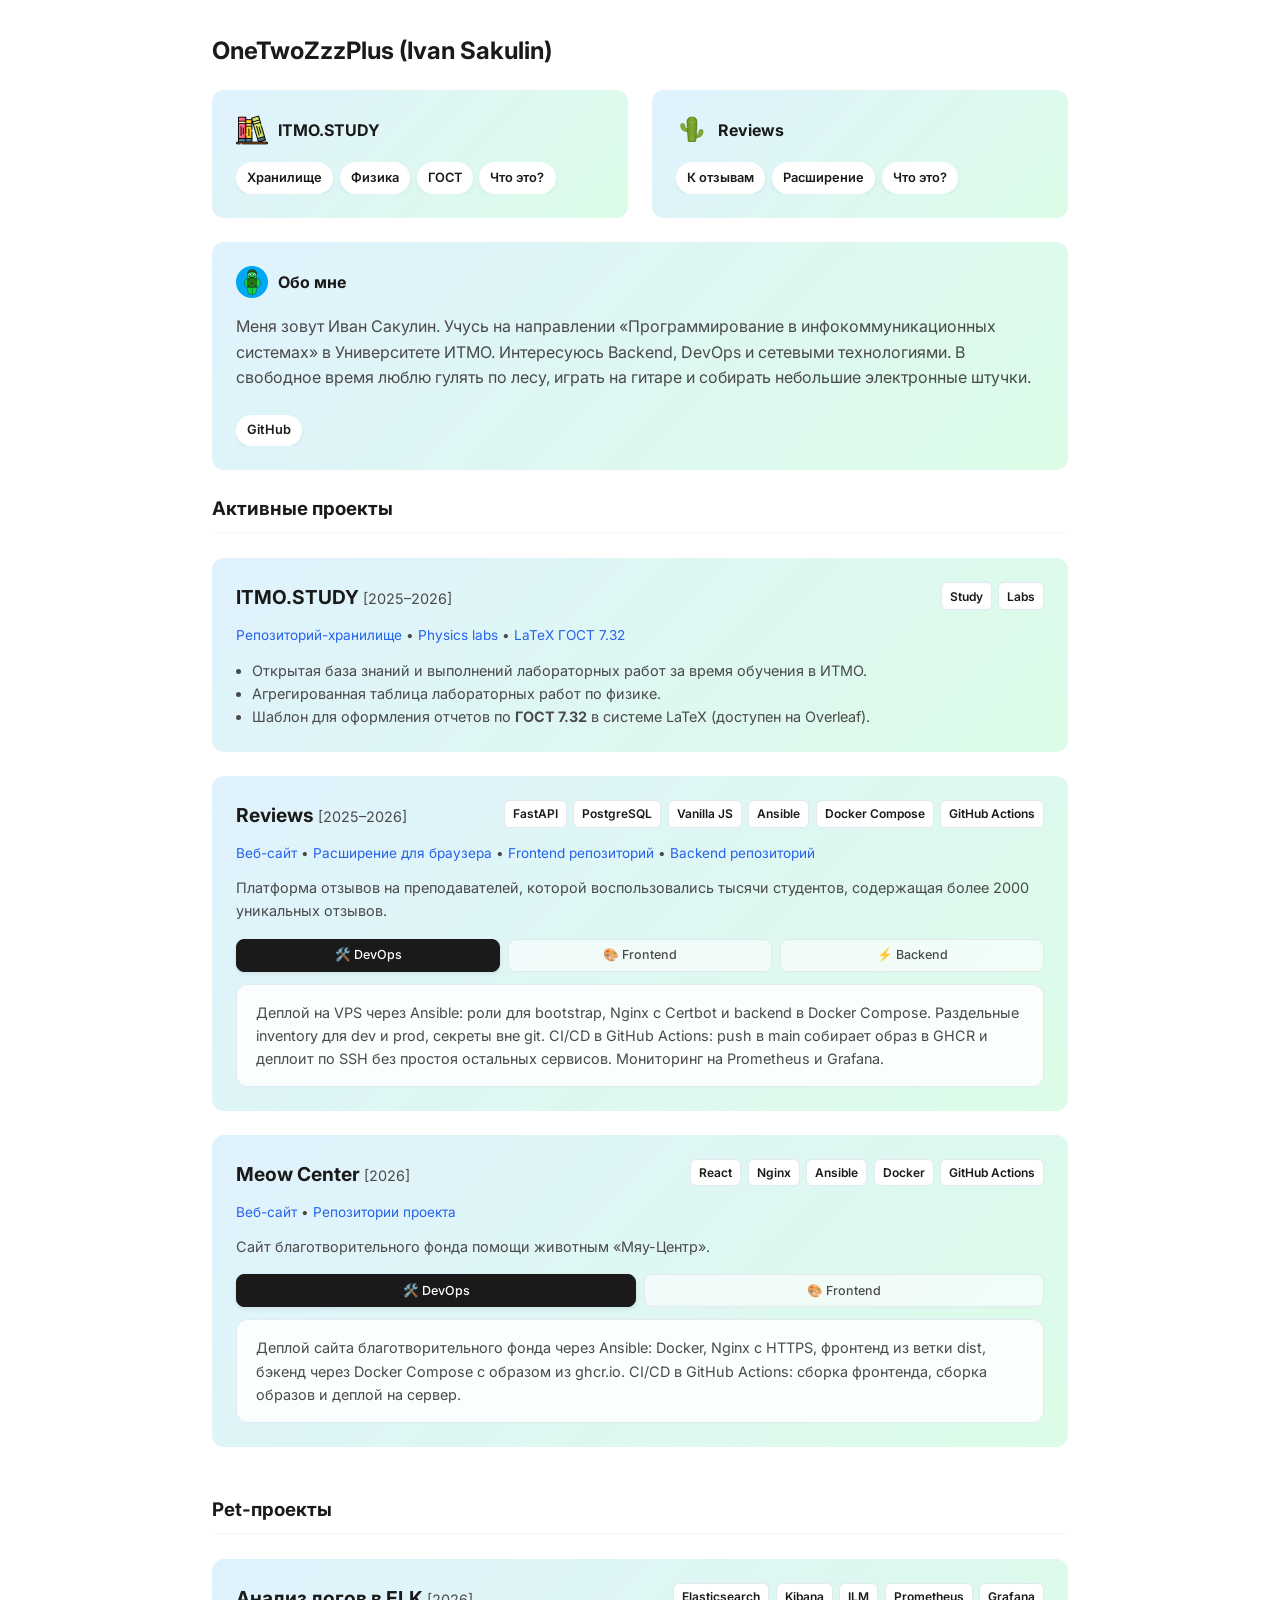
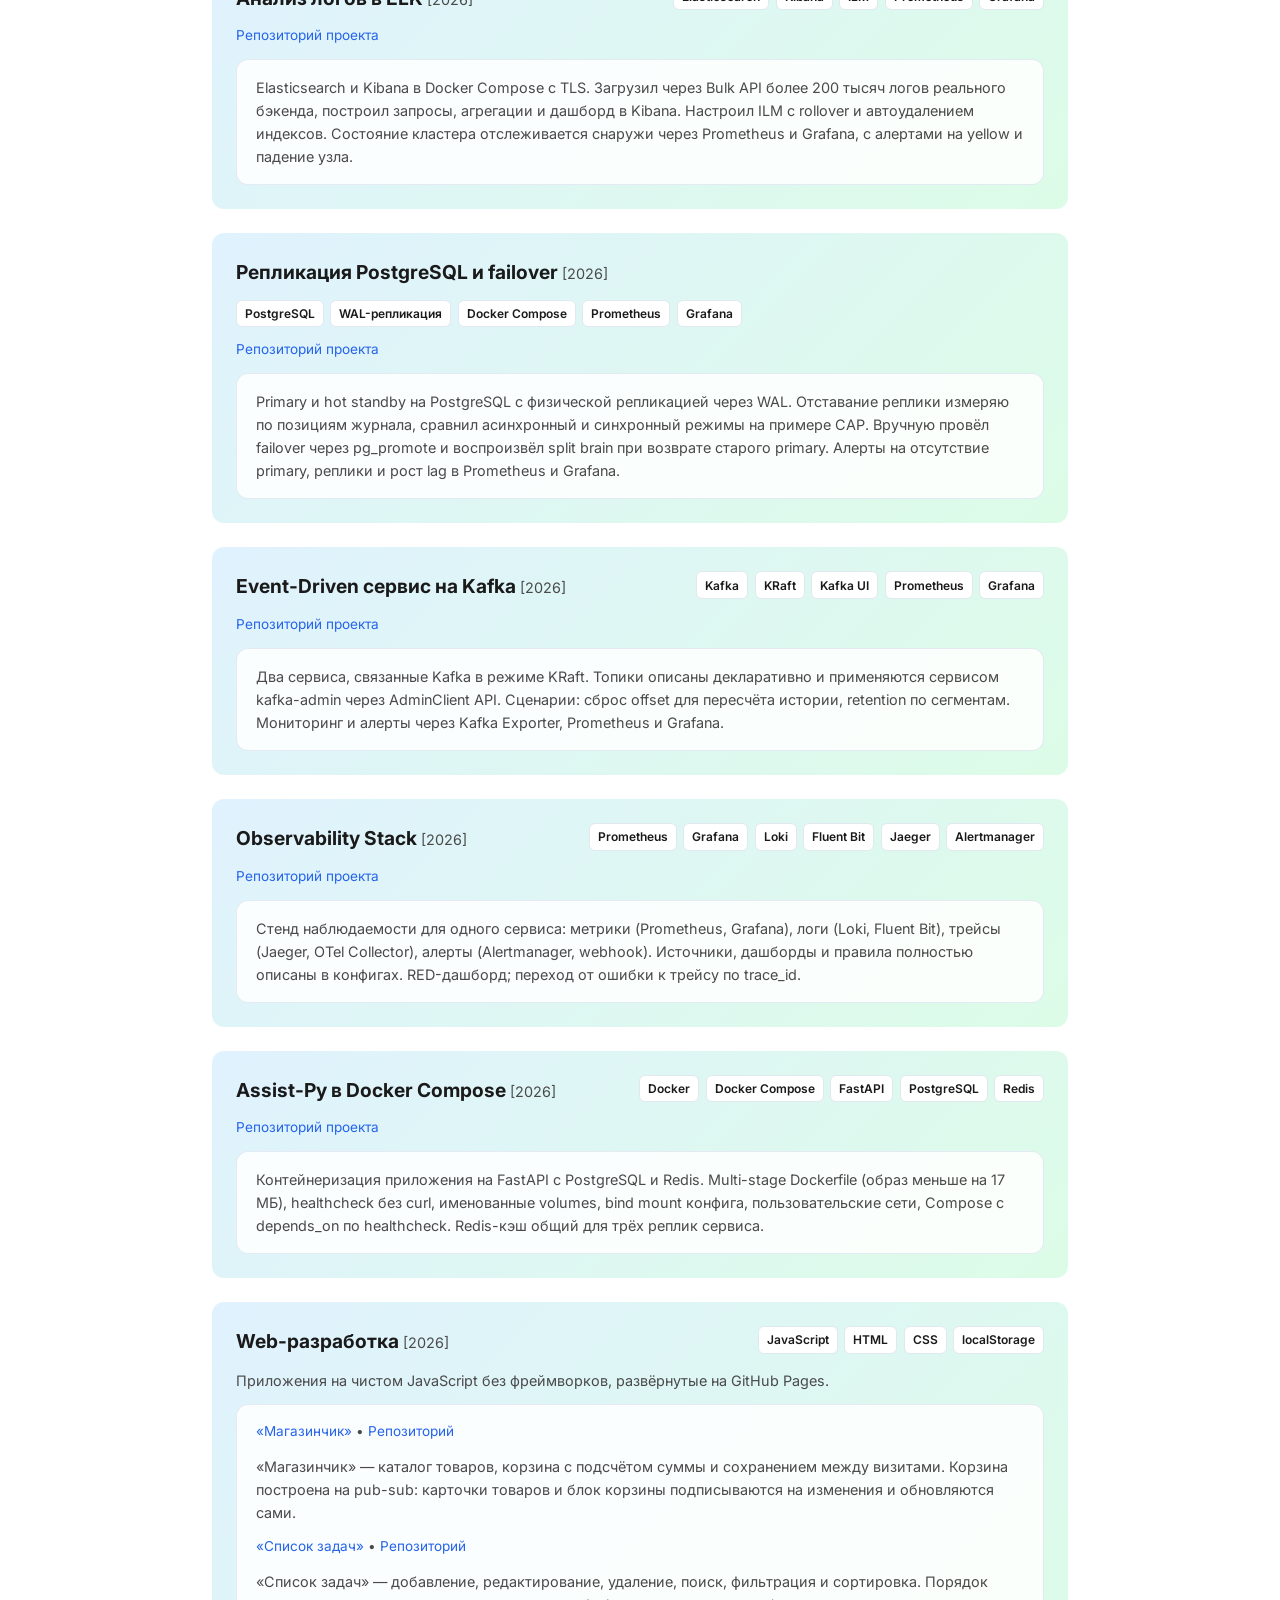
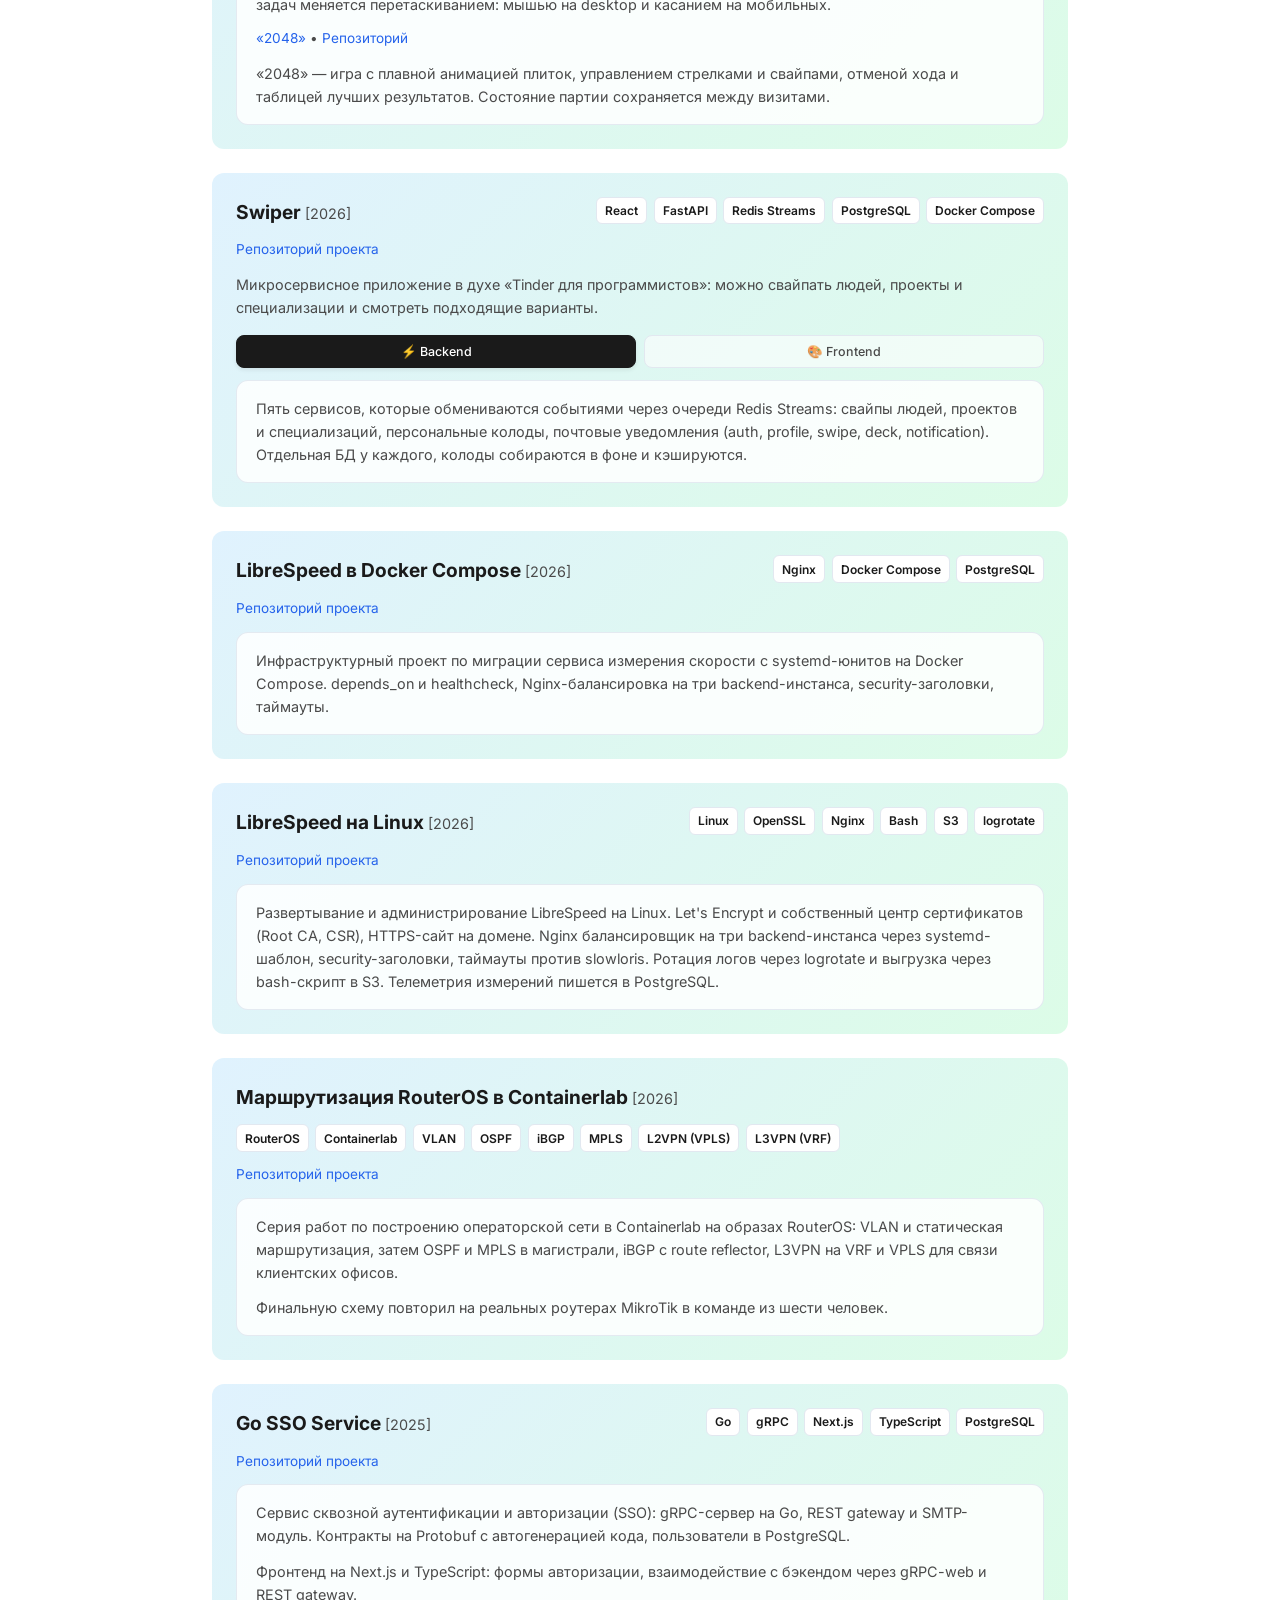
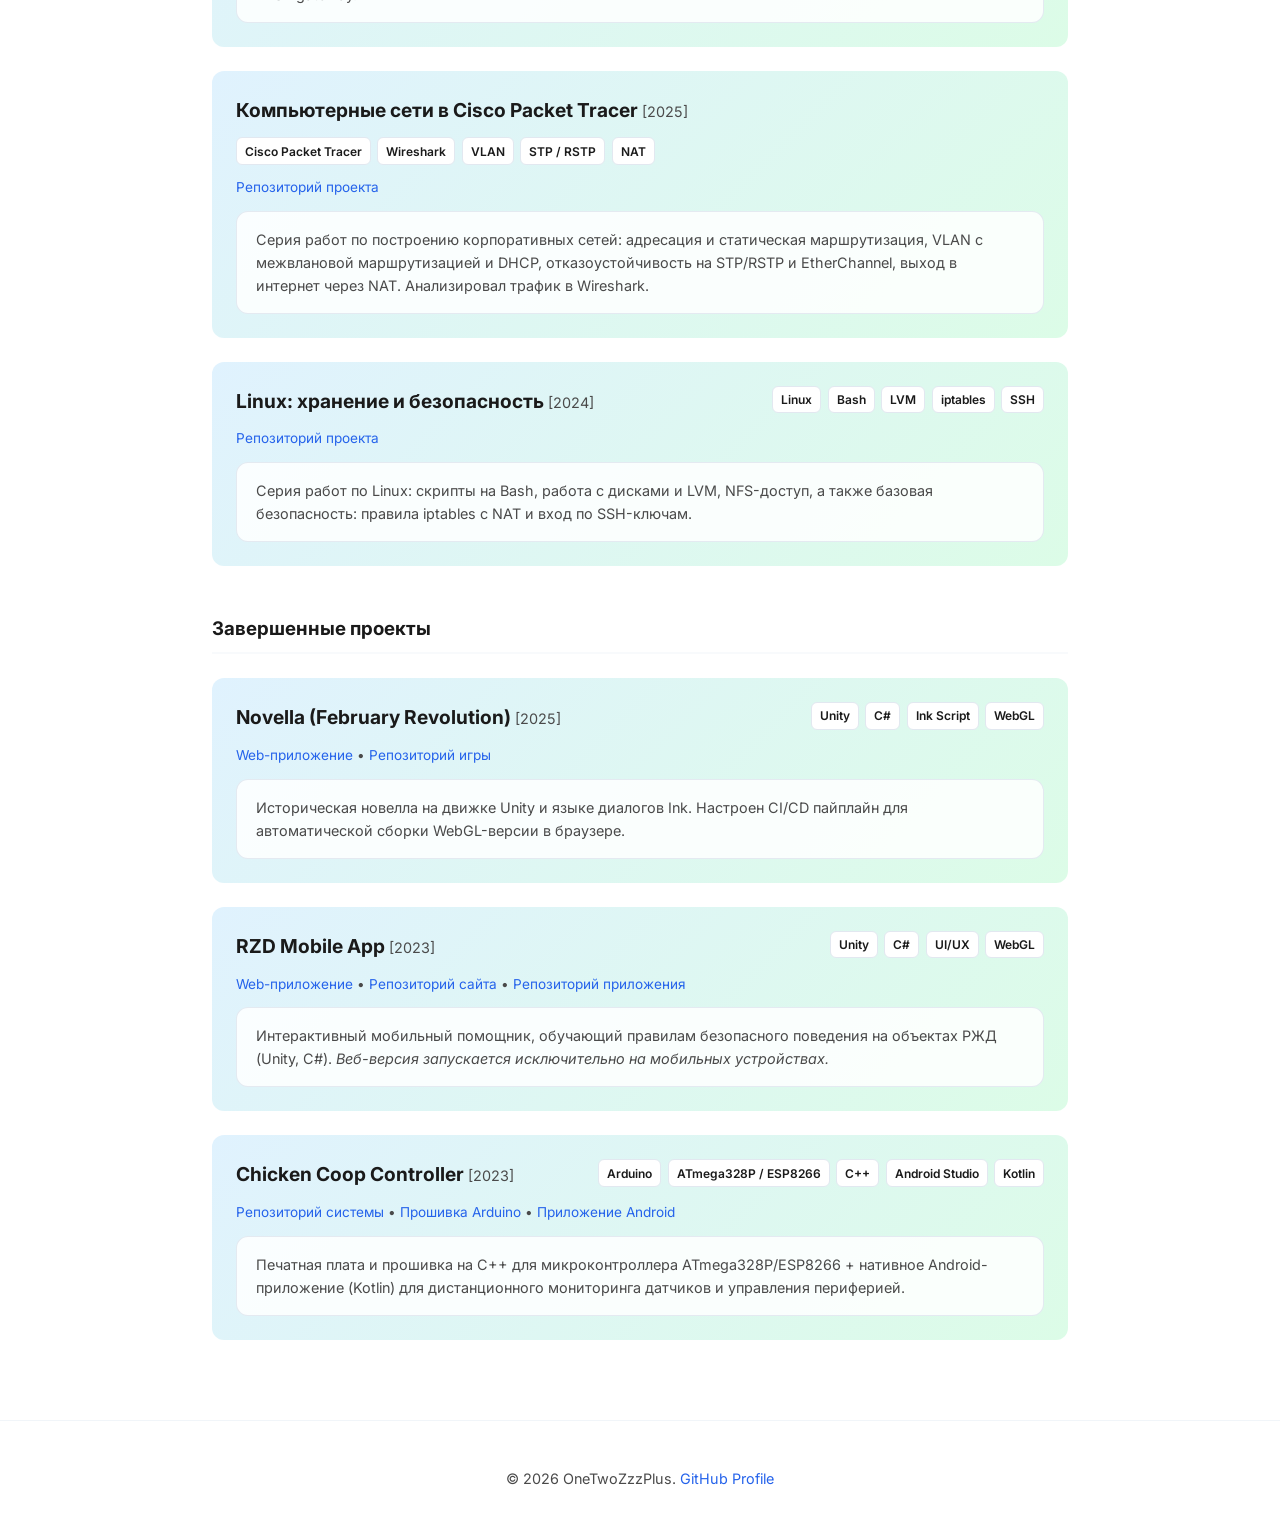
<file: index.html>
<!doctype html>
<html lang="ru">
    <head>
        <meta charset="UTF-8" />
        <meta name="viewport" content="width=device-width, initial-scale=1.0" />
        <meta name="yandex-verification" content="c7a7810ddaa7d1f5" />
        <title>OneTwoZzzPlus</title>
        <link rel="preconnect" href="https://fonts.googleapis.com" />
        <link rel="preconnect" href="https://fonts.gstatic.com" crossorigin />
        <link
            href="https://fonts.googleapis.com/css2?family=Inter:wght@300;400;600;700&display=swap"
            rel="stylesheet"
        />
        <link rel="stylesheet" href="style.css" />
        <link rel="icon" href="assets/favicon.ico" type="image/x-icon" />
    </head>
    <body>
        <a href="en.html" class="lang-switch" style="display: none">EN</a>

        <div class="container">
            <header>
                <h2>OneTwoZzzPlus (Ivan Sakulin)</h2>
            </header>

            <section id="bento-nav" class="bento-grid">
                <div
                    class="bento-tile"
                    data-url="https://github.com/OneTwoZzzPlus/ITMO.STUDY/#материалы-и-лабораторные-работы-икс-итмо"
                >
                    <div class="tile-icon">
                        <img
                            src="assets/bookshelf.ico"
                            alt=""
                            width="32px"
                            height="32px"
                        />
                        <h3>ITMO.STUDY</h3>
                    </div>
                    <div class="tile-btns">
                        <a
                            class="bento-btn"
                            href="https://github.com/OneTwoZzzPlus/ITMO.STUDY/#материалы-и-лабораторные-работы-икс-итмо"
                            >Хранилище</a
                        >
                        <a
                            class="bento-btn"
                            href="https://github.com/OneTwoZzzPlus/ITMO.STUDY/blob/main/physics.md"
                            >Физика</a
                        >
                        <a
                            class="bento-btn"
                            href="https://www.overleaf.com/read/hxxkqnktktfn#64f27e"
                            >ГОСТ</a
                        >
                        <a class="bento-btn" data-target="#proj-itmo"
                            >Что это?</a
                        >
                    </div>
                </div>

                <div
                    class="bento-tile"
                    data-url="https://onetwozzzplus.github.io/reviews/"
                >
                    <div class="tile-icon">
                        <img
                            src="assets/reviews.ico"
                            alt=""
                            width="32px"
                            height="32px"
                        />
                        <h3>Reviews</h3>
                    </div>
                    <div class="tile-btns">
                        <a
                            class="bento-btn"
                            href="https://onetwozzzplus.github.io/reviews/"
                            >К отзывам</a
                        >
                        <a
                            class="bento-btn"
                            href="https://github.com/OneTwoZzzPlus/reviews/releases"
                            >Расширение</a
                        >
                        <a class="bento-btn" data-target="#proj-reviews"
                            >Что это?</a
                        >
                    </div>
                </div>

                <div class="bento-tile">
                    <div class="tile-icon">
                        <img
                            src="assets/favicon.ico"
                            alt=""
                            width="32px"
                            height="32px"
                        />
                        <h3>Обо мне</h3>
                    </div>
                    <p>
                        Меня зовут Иван Сакулин. Учусь на направлении
                        «Программирование в инфокоммуникационных системах» в
                        Университете ИТМО. Интересуюсь Backend, DevOps и
                        сетевыми технологиями. В свободное время люблю гулять по
                        лесу, играть на гитаре и собирать небольшие электронные
                        штучки.
                    </p>
                    <div class="tile-btns">
                        <a
                            class="bento-btn"
                            href="https://github.com/OneTwoZzzPlus/"
                            >GitHub</a
                        >
                    </div>
                </div>
            </section>

            <section id="projects">
                <!-- ============ АКТИВНЫЕ ПРОЕКТЫ ============ -->
                <div class="project-category">
                    <h3>Активные проекты</h3>

                    <article class="project-card" id="proj-itmo">
                        <div class="project-header">
                            <h4>
                                ITMO.STUDY
                                <span class="project-date">[2025–2026]</span>
                            </h4>
                            <div class="project-tags">
                                <span class="tag">Study</span>
                                <span class="tag">Labs</span>
                            </div>
                        </div>
                        <div class="project-links">
                            <a
                                href="https://github.com/OneTwoZzzPlus/ITMO.STUDY/"
                                >Репозиторий-хранилище</a
                            >
                            •
                            <a
                                href="https://github.com/OneTwoZzzPlus/ITMO.STUDY/blob/main/physics.md"
                                >Physics labs</a
                            >
                            •
                            <a
                                href="https://www.overleaf.com/read/hxxkqnktktfn#64f27e"
                                >LaTeX ГОСТ 7.32</a
                            >
                        </div>
                        <ul class="tab-text">
                            <li>
                                Открытая база знаний и выполнений лабораторных
                                работ за время обучения в ИТМО.
                            </li>
                            <li>
                                Агрегированная таблица лабораторных работ по
                                физике.
                            </li>
                            <li>
                                Шаблон для оформления отчетов по
                                <strong>ГОСТ 7.32</strong> в системе LaTeX
                                (доступен на Overleaf).
                            </li>
                        </ul>
                    </article>

                    <article class="project-card" id="proj-reviews">
                        <div class="project-header">
                            <h4>
                                Reviews
                                <span class="project-date">[2025–2026]</span>
                            </h4>
                            <div class="project-tags">
                                <span class="tag">FastAPI</span>
                                <span class="tag">PostgreSQL</span>
                                <span class="tag">Vanilla JS</span>
                                <span class="tag">Ansible</span>
                                <span class="tag">Docker Compose</span>
                                <span class="tag">GitHub Actions</span>
                            </div>
                        </div>
                        <div class="project-links">
                            <a href="https://onetwozzzplus.github.io/reviews/"
                                >Веб-сайт</a
                            >
                            •
                            <a
                                href="https://github.com/OneTwoZzzPlus/reviews/releases"
                                >Расширение для браузера</a
                            >
                            •
                            <a href="https://github.com/OneTwoZzzPlus/reviews"
                                >Frontend репозиторий</a
                            >
                            •
                            <a
                                href="https://github.com/OneTwoZzzPlus/reviews-backend"
                                >Backend репозиторий</a
                            >
                        </div>

                        <p class="tab-text">
                            Платформа отзывов на преподавателей, которой
                            воспользовались тысячи студентов, содержащая более
                            2000 уникальных отзывов.
                        </p>

                        <div class="project-tabs">
                            <div class="tab-buttons">
                                <span
                                    class="tab-btn active"
                                    role="button"
                                    tabindex="0"
                                    data-tab="devops"
                                    >🛠️ DevOps</span
                                >
                                <span
                                    class="tab-btn"
                                    role="button"
                                    tabindex="0"
                                    data-tab="frontend"
                                    >🎨 Frontend</span
                                >
                                <span
                                    class="tab-btn"
                                    role="button"
                                    tabindex="0"
                                    data-tab="backend"
                                    >⚡ Backend</span
                                >
                            </div>

                            <div class="tab-content" data-tab="devops">
                                <p class="tab-text">
                                    Деплой на VPS через Ansible: роли для
                                    bootstrap, Nginx с Certbot и backend в
                                    Docker Compose. Раздельные inventory для dev
                                    и prod, секреты вне git. CI/CD в GitHub
                                    Actions: push в main собирает образ в GHCR и
                                    деплоит по SSH без простоя остальных
                                    сервисов. Мониторинг на Prometheus и
                                    Grafana.
                                </p>
                            </div>

                            <div class="tab-content" data-tab="frontend">
                                <p class="tab-text">
                                    SPA на Vanilla JS без фреймворков: своя
                                    hash-маршрутизация, ETag-кэш и оффлайн-режим
                                    при недоступном бэкенде. Адаптивная верстка.
                                    Браузерное расширение на Manifest V3
                                    подсвечивает ФИО преподавателей и отображает
                                    отзывы на портале вуза. Сборка через esbuild
                                    с watch-режимом.
                                </p>
                            </div>

                            <div class="tab-content" data-tab="backend">
                                <p class="tab-text">
                                    REST API на FastAPI и PostgreSQL. Нечёткий
                                    поиск преподавателей через rapidfuzz,
                                    парсинг открытых источников, LLM-выжимка
                                    отзывов, in-memory кэш и ETag. Управление
                                    таблицами и ручной запуск парсеров через
                                    SQLAdmin.
                                </p>
                            </div>
                        </div>
                    </article>

                    <article class="project-card" id="proj-meow">
                        <div class="project-header">
                            <h4>
                                Meow Center
                                <span class="project-date">[2026]</span>
                            </h4>
                            <div class="project-tags">
                                <span class="tag">React</span>
                                <span class="tag">Nginx</span>
                                <span class="tag">Ansible</span>
                                <span class="tag">Docker</span>
                                <span class="tag">GitHub Actions</span>
                            </div>
                        </div>
                        <div class="project-links">
                            <a
                                href="https://meow-center.ru/"
                                target="_blank"
                                rel="noopener noreferrer"
                                >Веб-сайт</a
                            >
                            •
                            <a
                                href="https://github.com/orgs/x3genius/repositories"
                                target="_blank"
                                rel="noopener noreferrer"
                                >Репозитории проекта</a
                            >
                        </div>
                        <p class="tab-text">
                            Сайт благотворительного фонда помощи животным
                            «Мяу-Центр».
                        </p>
                        <div class="project-tabs">
                            <div class="tab-buttons grid-2-col">
                                <span
                                    class="tab-btn active"
                                    role="button"
                                    tabindex="0"
                                    data-tab="devops"
                                    >🛠️ DevOps</span
                                >
                                <span
                                    class="tab-btn"
                                    role="button"
                                    tabindex="0"
                                    data-tab="frontend"
                                    >🎨 Frontend</span
                                >
                            </div>

                            <div class="tab-content" data-tab="devops">
                                <p class="tab-text">
                                    Деплой сайта благотворительного фонда через
                                    Ansible: Docker, Nginx с HTTPS, фронтенд из
                                    ветки dist, бэкенд через Docker Compose с
                                    образом из ghcr.io. CI/CD в GitHub Actions:
                                    сборка фронтенда, сборка образов и деплой на
                                    сервер.
                                </p>
                            </div>

                            <div class="tab-content" data-tab="frontend">
                                <p class="tab-text">
                                    Клиентская часть на React по дизайн-макету:
                                    главная с двумя каруселями котов, каталог с
                                    выбором и поиском, статическая страница о
                                    помощи центру, страница отдельного кота.
                                </p>
                            </div>
                        </div>
                    </article>
                </div>

                <!-- ============ PET-ПРОЕКТЫ ============ -->
                <div class="project-category" id="proj-pet">
                    <h3>Pet-проекты</h3>

                    <article class="project-card" id="proj-elk">
                        <div class="project-header">
                            <h4>
                                Анализ логов в ELK
                                <span class="project-date">[2026]</span>
                            </h4>
                            <div class="project-tags">
                                <span class="tag">Elasticsearch</span>
                                <span class="tag">Kibana</span>
                                <span class="tag">ILM</span>
                                <span class="tag">Prometheus</span>
                                <span class="tag">Grafana</span>
                            </div>
                        </div>
                        <div class="project-links">
                            <a
                                href="https://github.com/OneTwoZzzPlus/ict-administration/tree/main/lab4"
                                >Репозиторий проекта</a
                            >
                        </div>
                        <div class="tab-content">
                            <p class="tab-text">
                                Elasticsearch и Kibana в Docker Compose с TLS.
                                Загрузил через Bulk API более 200 тысяч логов
                                реального бэкенда, построил запросы, агрегации и
                                дашборд в Kibana. Настроил ILM с rollover и
                                автоудалением индексов. Состояние кластера
                                отслеживается снаружи через Prometheus и
                                Grafana, с алертами на yellow и падение узла.
                            </p>
                        </div>
                    </article>

                    <article class="project-card" id="proj-pg-replication">
                        <div class="project-header">
                            <h4>
                                Репликация PostgreSQL и failover
                                <span class="project-date">[2026]</span>
                            </h4>
                            <div class="project-tags">
                                <span class="tag">PostgreSQL</span>
                                <span class="tag">WAL-репликация</span>
                                <span class="tag">Docker Compose</span>
                                <span class="tag">Prometheus</span>
                                <span class="tag">Grafana</span>
                            </div>
                        </div>
                        <div class="project-links">
                            <a
                                href="https://github.com/OneTwoZzzPlus/ict-administration/tree/main/lab3"
                                >Репозиторий проекта</a
                            >
                        </div>
                        <div class="tab-content">
                            <p class="tab-text">
                                Primary и hot standby на PostgreSQL с физической
                                репликацией через WAL. Отставание реплики
                                измеряю по позициям журнала, сравнил асинхронный
                                и синхронный режимы на примере CAP. Вручную
                                провёл failover через pg_promote и воспроизвёл
                                split brain при возврате старого primary. Алерты
                                на отсутствие primary, реплики и рост lag в
                                Prometheus и Grafana.
                            </p>
                        </div>
                    </article>

                    <article class="project-card" id="proj-kafka">
                        <div class="project-header">
                            <h4>
                                Event-Driven сервис на Kafka
                                <span class="project-date">[2026]</span>
                            </h4>
                            <div class="project-tags">
                                <span class="tag">Kafka</span>
                                <span class="tag">KRaft</span>
                                <span class="tag">Kafka UI</span>
                                <span class="tag">Prometheus</span>
                                <span class="tag">Grafana</span>
                            </div>
                        </div>
                        <div class="project-links">
                            <a
                                href="https://github.com/OneTwoZzzPlus/ict-administration/tree/main/lab2"
                                >Репозиторий проекта</a
                            >
                        </div>
                        <div class="tab-content">
                            <p class="tab-text">
                                Два сервиса, связанные Kafka в режиме KRaft.
                                Топики описаны декларативно и применяются
                                сервисом kafka-admin через AdminClient API.
                                Сценарии: сброс offset для пересчёта истории,
                                retention по сегментам. Мониторинг и алерты
                                через Kafka Exporter, Prometheus и Grafana.
                            </p>
                        </div>
                    </article>

                    <article class="project-card" id="proj-observability">
                        <div class="project-header">
                            <h4>
                                Observability Stack
                                <span class="project-date">[2026]</span>
                            </h4>
                            <div class="project-tags">
                                <span class="tag">Prometheus</span>
                                <span class="tag">Grafana</span>
                                <span class="tag">Loki</span>
                                <span class="tag">Fluent Bit</span>
                                <span class="tag">Jaeger</span>
                                <span class="tag">Alertmanager</span>
                            </div>
                        </div>
                        <div class="project-links">
                            <a
                                href="https://github.com/OneTwoZzzPlus/ict-administration/tree/main/lab1"
                                >Репозиторий проекта</a
                            >
                        </div>
                        <div class="tab-content">
                            <p class="tab-text">
                                Стенд наблюдаемости для одного сервиса: метрики
                                (Prometheus, Grafana), логи (Loki, Fluent Bit),
                                трейсы (Jaeger, OTel Collector), алерты
                                (Alertmanager, webhook). Источники, дашборды и
                                правила полностью описаны в конфигах.
                                RED-дашборд; переход от ошибки к трейсу по
                                trace_id.
                            </p>
                        </div>
                    </article>

                    <article class="project-card" id="proj-docker">
                        <div class="project-header">
                            <h4>
                                Assist-Py в Docker Compose
                                <span class="project-date">[2026]</span>
                            </h4>
                            <div class="project-tags">
                                <span class="tag">Docker</span>
                                <span class="tag">Docker Compose</span>
                                <span class="tag">FastAPI</span>
                                <span class="tag">PostgreSQL</span>
                                <span class="tag">Redis</span>
                            </div>
                        </div>
                        <div class="project-links">
                            <a
                                href="https://github.com/OneTwoZzzPlus/container-assist-py"
                                >Репозиторий проекта</a
                            >
                        </div>
                        <div class="tab-content">
                            <p class="tab-text">
                                Контейнеризация приложения на FastAPI с
                                PostgreSQL и Redis. Multi-stage Dockerfile
                                (образ меньше на 17 МБ), healthcheck без curl,
                                именованные volumes, bind mount конфига,
                                пользовательские сети, Compose с depends_on по
                                healthcheck. Redis-кэш общий для трёх реплик
                                сервиса.
                            </p>
                        </div>
                    </article>

                    <article class="project-card" id="proj-web-labs">
                        <div class="project-header">
                            <h4>
                                Web-разработка
                                <span class="project-date">[2026]</span>
                            </h4>
                            <div class="project-tags">
                                <span class="tag">JavaScript</span>
                                <span class="tag">HTML</span>
                                <span class="tag">CSS</span>
                                <span class="tag">localStorage</span>
                            </div>
                        </div>
                        <p class="tab-text">
                            Приложения на чистом JavaScript без фреймворков,
                            развёрнутые на GitHub Pages.
                        </p>
                        <div class="tab-content" style="margin-top: 0.75rem">
                            <div class="project-links">
                                <a
                                    href="https://onetwozzzplus.github.io/web-lab-1/"
                                    >«Магазинчик»</a
                                >
                                •
                                <a
                                    href="https://github.com/OneTwoZzzPlus/web-lab-1"
                                    >Репозиторий</a
                                >
                            </div>
                            <p class="tab-text">
                                «Магазинчик» — каталог товаров, корзина с
                                подсчётом суммы и сохранением между визитами.
                                Корзина построена на pub-sub: карточки товаров и
                                блок корзины подписываются на изменения и
                                обновляются сами.
                            </p>

                            <div
                                class="project-links"
                                style="margin-top: 0.75rem"
                            >
                                <a
                                    href="https://onetwozzzplus.github.io/web-lab-2/"
                                    >«Список задач»</a
                                >
                                •
                                <a
                                    href="https://github.com/OneTwoZzzPlus/web-lab-2"
                                    >Репозиторий</a
                                >
                            </div>
                            <p class="tab-text">
                                «Список задач» — добавление, редактирование,
                                удаление, поиск, фильтрация и сортировка.
                                Порядок задач меняется перетаскиванием: мышью на
                                desktop и касанием на мобильных.
                            </p>
                            <div
                                class="project-links"
                                style="margin-top: 0.75rem"
                            >
                                <a
                                    href="https://onetwozzzplus.github.io/web-lab-3"
                                    >«2048»</a
                                >
                                •
                                <a
                                    href="https://github.com/OneTwoZzzPlus/web-lab-3"
                                    >Репозиторий</a
                                >
                            </div>
                            <p class="tab-text">
                                «2048» — игра с плавной анимацией плиток,
                                управлением стрелками и свайпами, отменой хода и
                                таблицей лучших результатов. Состояние партии
                                сохраняется между визитами.
                            </p>
                        </div>
                    </article>

                    <article class="project-card" id="proj-swiper">
                        <div class="project-header">
                            <h4>
                                Swiper
                                <span class="project-date">[2026]</span>
                            </h4>
                            <div class="project-tags">
                                <span class="tag">React</span>
                                <span class="tag">FastAPI</span>
                                <span class="tag">Redis Streams</span>
                                <span class="tag">PostgreSQL</span>
                                <span class="tag">Docker Compose</span>
                            </div>
                        </div>
                        <div class="project-links">
                            <a href="https://github.com/OneTwoZzzPlus/swiper"
                                >Репозиторий проекта</a
                            >
                        </div>
                        <p class="tab-text">
                            Микросервисное приложение в духе «Tinder для
                            программистов»: можно свайпать людей, проекты и
                            специализации и смотреть подходящие варианты.
                        </p>
                        <div class="project-tabs">
                            <div class="tab-buttons grid-2-col">
                                <span
                                    class="tab-btn active"
                                    role="button"
                                    tabindex="0"
                                    data-tab="backend"
                                    >⚡ Backend</span
                                >
                                <span
                                    class="tab-btn"
                                    role="button"
                                    tabindex="0"
                                    data-tab="frontend"
                                    >🎨 Frontend</span
                                >
                            </div>

                            <div class="tab-content" data-tab="backend">
                                <p class="tab-text">
                                    Пять сервисов, которые обмениваются
                                    событиями через очереди Redis Streams:
                                    свайпы людей, проектов и специализаций,
                                    персональные колоды, почтовые уведомления
                                    (auth, profile, swipe, deck, notification).
                                    Отдельная БД у каждого, колоды собираются в
                                    фоне и кэшируются.
                                </p>
                            </div>

                            <div class="tab-content" data-tab="frontend">
                                <p class="tab-text">
                                    React-клиент: контекст авторизации и
                                    автоматическое обновление JWT-токенов.
                                    Работает с сервисами через REST API.
                                </p>
                            </div>
                        </div>
                    </article>

                    <article class="project-card" id="proj-librespeed">
                        <div class="project-header">
                            <h4>
                                LibreSpeed в Docker Compose
                                <span class="project-date">[2026]</span>
                            </h4>
                            <div class="project-tags">
                                <span class="tag">Nginx</span>
                                <span class="tag">Docker Compose</span>
                                <span class="tag">PostgreSQL</span>
                            </div>
                        </div>
                        <div class="project-links">
                            <a
                                href="https://github.com/OneTwoZzzPlus/librespeed"
                                >Репозиторий проекта</a
                            >
                        </div>
                        <div class="tab-content">
                            <p class="tab-text">
                                Инфраструктурный проект по миграции сервиса
                                измерения скорости с systemd-юнитов на Docker
                                Compose. depends_on и healthcheck,
                                Nginx-балансировка на три backend-инстанса,
                                security-заголовки, таймауты.
                            </p>
                        </div>
                    </article>

                    <article class="project-card" id="proj-linux-admin">
                        <div class="project-header">
                            <h4>
                                LibreSpeed на Linux
                                <span class="project-date">[2026]</span>
                            </h4>
                            <div class="project-tags">
                                <span class="tag">Linux</span>
                                <span class="tag">OpenSSL</span>
                                <span class="tag">Nginx</span>
                                <span class="tag">Bash</span>
                                <span class="tag">S3</span>
                                <span class="tag">logrotate</span>
                            </div>
                        </div>
                        <div class="project-links">
                            <a
                                href="https://github.com/OneTwoZzzPlus/ITMO.STUDY/tree/main/4_LINUX"
                                >Репозиторий проекта</a
                            >
                        </div>
                        <div class="tab-content">
                            <p class="tab-text">
                                Развертывание и администрирование LibreSpeed на
                                Linux. Let's Encrypt и собственный центр
                                сертификатов (Root CA, CSR), HTTPS-сайт на
                                домене. Nginx балансировщик на три
                                backend-инстанса через systemd-шаблон,
                                security-заголовки, таймауты против slowloris.
                                Ротация логов через logrotate и выгрузка через
                                bash-скрипт в S3. Телеметрия измерений пишется в
                                PostgreSQL.
                            </p>
                        </div>
                    </article>

                    <article class="project-card" id="proj-industrial-routing">
                        <div class="project-header">
                            <h4>
                                Маршрутизация RouterOS в Containerlab
                                <span class="project-date">[2026]</span>
                            </h4>
                            <div class="project-tags">
                                <span class="tag">RouterOS</span>
                                <span class="tag">Containerlab</span>
                                <span class="tag">VLAN</span>
                                <span class="tag">OSPF</span>
                                <span class="tag">iBGP</span>
                                <span class="tag">MPLS</span>
                                <span class="tag">L2VPN (VPLS) </span>
                                <span class="tag">L3VPN (VRF) </span>
                            </div>
                        </div>
                        <div class="project-links">
                            <a
                                href="https://github.com/OneTwoZzzPlus/ITMO.STUDY/tree/main/4_PMUT"
                                >Репозиторий проекта</a
                            >
                        </div>
                        <div class="tab-content">
                            <p class="tab-text">
                                Серия работ по построению операторской сети в
                                Containerlab на образах RouterOS: VLAN и
                                статическая маршрутизация, затем OSPF и MPLS в
                                магистрали, iBGP с route reflector, L3VPN на VRF
                                и VPLS для связи клиентских офисов.
                            </p>
                            <p class="tab-text">
                                Финальную схему повторил на реальных роутерах
                                MikroTik в команде из шести человек.
                            </p>
                        </div>
                    </article>

                    <article class="project-card" id="proj-sso">
                        <div class="project-header">
                            <h4>
                                Go SSO Service
                                <span class="project-date">[2025]</span>
                            </h4>
                            <div class="project-tags">
                                <span class="tag">Go</span>
                                <span class="tag">gRPC</span>
                                <span class="tag">Next.js</span>
                                <span class="tag">TypeScript</span>
                                <span class="tag">PostgreSQL</span>
                            </div>
                        </div>
                        <div class="project-links">
                            <a
                                href="https://github.com/OneTwoZzzPlus/sso-service"
                                >Репозиторий проекта</a
                            >
                        </div>
                        <div class="tab-content">
                            <p class="tab-text">
                                Сервис сквозной аутентификации и авторизации
                                (SSO): gRPC-сервер на Go, REST gateway и
                                SMTP-модуль. Контракты на Protobuf с
                                автогенерацией кода, пользователи в PostgreSQL.
                            </p>
                            <p class="tab-text">
                                Фронтенд на Next.js и TypeScript: формы
                                авторизации, взаимодействие с бэкендом через
                                gRPC-web и REST gateway.
                            </p>
                        </div>
                    </article>

                    <article class="project-card" id="proj-cisco">
                        <div class="project-header">
                            <h4>
                                Компьютерные сети в Cisco Packet Tracer
                                <span class="project-date">[2025]</span>
                            </h4>
                            <div class="project-tags">
                                <span class="tag">Cisco Packet Tracer</span>
                                <span class="tag">Wireshark</span>
                                <span class="tag">VLAN</span>
                                <span class="tag">STP / RSTP</span>
                                <span class="tag">NAT</span>
                            </div>
                        </div>
                        <div class="project-links">
                            <a
                                href="https://github.com/OneTwoZzzPlus/ITMO.STUDY/tree/main/2_COMPNET"
                                >Репозиторий проекта</a
                            >
                        </div>
                        <div class="tab-content">
                            <p class="tab-text">
                                Серия работ по построению корпоративных сетей:
                                адресация и статическая маршрутизация, VLAN с
                                межвлановой маршрутизацией и DHCP,
                                отказоустойчивость на STP/RSTP и EtherChannel,
                                выход в интернет через NAT. Анализировал трафик
                                в Wireshark.
                            </p>
                        </div>
                    </article>

                    <article class="project-card" id="proj-linux-basics">
                        <div class="project-header">
                            <h4>
                                Linux: хранение и безопасность
                                <span class="project-date">[2024]</span>
                            </h4>
                            <div class="project-tags">
                                <span class="tag">Linux</span>
                                <span class="tag">Bash</span>
                                <span class="tag">LVM</span>
                                <span class="tag">iptables</span>
                                <span class="tag">SSH</span>
                            </div>
                        </div>
                        <div class="project-links">
                            <a
                                href="https://github.com/OneTwoZzzPlus/ITMO.STUDY/tree/main/1_LINUX"
                                >Репозиторий проекта</a
                            >
                        </div>
                        <div class="tab-content">
                            <p class="tab-text">
                                Серия работ по Linux: скрипты на Bash, работа с
                                дисками и LVM, NFS-доступ, а также базовая
                                безопасность: правила iptables с NAT и вход по
                                SSH-ключам.
                            </p>
                        </div>
                    </article>
                </div>

                <!-- ============ ЗАВЕРШЕННЫЕ ПРОЕКТЫ ============ -->
                <div class="project-category" id="proj-completed">
                    <h3>Завершенные проекты</h3>

                    <article class="project-card">
                        <div class="project-header">
                            <h4>
                                Novella (February Revolution)
                                <span class="project-date">[2025]</span>
                            </h4>
                            <div class="project-tags">
                                <span class="tag">Unity</span>
                                <span class="tag">C#</span>
                                <span class="tag">Ink Script</span>
                                <span class="tag">WebGL</span>
                            </div>
                        </div>
                        <div class="project-links">
                            <a href="https://onetwozzzplus.github.io/Novella/"
                                >Web-приложение</a
                            >
                            •
                            <a href="https://github.com/OneTwoZzzPlus/Novella"
                                >Репозиторий игры</a
                            >
                        </div>
                        <div class="tab-content">
                            <p class="tab-text">
                                Историческая новелла на движке Unity и языке
                                диалогов Ink. Настроен CI/CD пайплайн для
                                автоматической сборки WebGL-версии в браузере.
                            </p>
                        </div>
                    </article>

                    <article class="project-card">
                        <div class="project-header">
                            <h4>
                                RZD Mobile App
                                <span class="project-date">[2023]</span>
                            </h4>
                            <div class="project-tags">
                                <span class="tag">Unity</span>
                                <span class="tag">C#</span>
                                <span class="tag">UI/UX</span>
                                <span class="tag">WebGL</span>
                            </div>
                        </div>
                        <div class="project-links">
                            <a href="https://onetwozzzplus.github.io/rzd/"
                                >Web-приложение</a
                            >
                            •
                            <a href="https://github.com/OneTwoZzzPlus/rzd"
                                >Репозиторий сайта</a
                            >
                            •
                            <a href="https://github.com/OneTwoZzzPlus/rzdUnity"
                                >Репозиторий приложения</a
                            >
                        </div>
                        <div class="tab-content">
                            <p class="tab-text">
                                Интерактивный мобильный помощник, обучающий
                                правилам безопасного поведения на объектах РЖД
                                (Unity, C#).

                                <i>
                                    Веб-версия запускается исключительно на
                                    мобильных устройствах.
                                </i>
                            </p>
                        </div>
                    </article>

                    <article class="project-card">
                        <div class="project-header">
                            <h4>
                                Chicken Coop Controller
                                <span class="project-date">[2023]</span>
                            </h4>
                            <div class="project-tags">
                                <span class="tag">Arduino</span>
                                <span class="tag">ATmega328P / ESP8266</span>
                                <span class="tag">C++</span>
                                <span class="tag">Android Studio</span>
                                <span class="tag">Kotlin</span>
                            </div>
                        </div>
                        <div class="project-links">
                            <a href="https://github.com/OneTwoZzzPlus/chicken"
                                >Репозиторий системы</a
                            >
                            •
                            <a
                                href="https://github.com/OneTwoZzzPlus/chicken-arduino"
                                >Прошивка Arduino</a
                            >
                            •
                            <a
                                href="https://github.com/OneTwoZzzPlus/chicken-controller"
                                >Приложение Android</a
                            >
                        </div>
                        <div class="tab-content">
                            <p class="tab-text">
                                Печатная плата и прошивка на C++ для
                                микроконтроллера ATmega328P/ESP8266 + нативное
                                Android-приложение (Kotlin) для дистанционного
                                мониторинга датчиков и управления периферией.
                            </p>
                        </div>
                    </article>
                </div>
            </section>
        </div>

        <footer>
            <p>
                &copy; 2026 OneTwoZzzPlus.
                <a href="https://github.com/OneTwoZzzPlus">GitHub Profile</a>
            </p>
        </footer>

        <script src="script.js"></script>
    </body>
</html>
</file>
<file: style.css>
/* ==========================================================================
   Variables
   ========================================================================== */
:root {
    --bg-color: #ffffff;
    --text-primary: #1a1a1a;
    --text-secondary: #4a4a4a;
    --link-color: #2563eb;
    --card-bg: #f8fafc;
    --border-color: #e2e8f0;
    --border-radius: 12px;
    --accent-gradient: linear-gradient(135deg, #e0f2fe 0%, #dcfce7 100%);
    --accent-gradient-hover: linear-gradient(135deg, #bae6fd 0%, #bbf7d0 100%);
    --transition: all 0.25s ease;
    --shadow-soft: 0 2px 5px rgba(0, 0, 0, 0.05);
}

/* ==========================================================================
   Base
   ========================================================================== */
html {
    scroll-behavior: smooth;
}

body {
    margin: 0;
    font-family: "Inter", sans-serif;
    background-color: var(--bg-color);
    color: var(--text-primary);
    line-height: 1.6;
}

h1,
h2,
h3,
h4 {
    margin-top: 0;
    color: var(--text-primary);
}

a {
    color: var(--link-color);
    text-decoration: none;
    transition: var(--transition);
}

a:hover {
    text-decoration: underline;
}

.container {
    max-width: 856px;
    margin: 0 auto;
    padding: 2rem 1.5rem;
}

/* ==========================================================================
   Language switcher
   ========================================================================== */
.lang-switch {
    position: absolute;
    top: 1.5rem;
    right: 1.5rem;
    width: 40px;
    height: 40px;
    display: flex;
    align-items: center;
    justify-content: center;
    background: var(--accent-gradient);
    border-radius: 50%;
    font-weight: 600;
    color: var(--text-primary);
    text-decoration: none;
    box-shadow: var(--shadow-soft);
}

.lang-switch:hover {
    background: var(--accent-gradient-hover);
    text-decoration: none;
    transform: scale(1.05);
}

/* ==========================================================================
   Bento grid
   ========================================================================== */
.bento-grid {
    display: grid;
    grid-template-columns: repeat(auto-fit, minmax(270px, 1fr));
    gap: 1.5rem;
    margin-bottom: 1.5rem;
}

.bento-grid > :last-child {
    grid-column: 1 / -1;
}

.bento-tile {
    display: flex;
    flex-direction: column;
    justify-content: flex-start;
    align-items: flex-start;
    gap: 0.5rem;
    padding: 1.5rem;
    background: var(--accent-gradient);
    border-radius: var(--border-radius);
    cursor: pointer;
    transition: var(--transition);
}

.bento-tile:hover {
    transform: translateY(-3px);
    box-shadow: 0 10px 15px -3px rgba(0, 0, 0, 0.05);
}

.bento-tile p {
    flex-grow: 1;
    margin: 0.5rem 0;
    color: var(--text-secondary);
}

.tile-icon {
    display: flex;
    align-items: center;
    gap: 10px;
}

.tile-icon h3 {
    margin: 0;
    font-size: 1rem;
    line-height: 1;
}

.tile-btns {
    align-self: stretch;
    display: flex;
    flex-wrap: nowrap;
    gap: 0.4rem;
    margin-top: 0.5rem;
    overflow: hidden;
}

.bento-btn {
    flex: 0 0 auto;
    padding: 0.35rem 0.7rem;
    white-space: nowrap;
    z-index: 2;
    background: #ffffff;
    border: none;
    border-radius: 20px;
    font-family: inherit;
    font-size: 0.8rem;
    font-weight: 600;
    color: var(--text-primary);
    box-shadow: var(--shadow-soft);
    cursor: pointer;
    transition: var(--transition);
}

.bento-btn:hover {
    background: var(--accent-gradient-hover);
    text-decoration: none;
    transform: translateY(-1px);
}

/* ==========================================================================
   Projects
   ========================================================================== */
.project-category {
    margin-bottom: 3rem;
}

.project-category h3 {
    margin-bottom: 1.5rem;
    padding-bottom: 0.5rem;
    border-bottom: 2px solid var(--card-bg);
}

.project-card {
    margin-bottom: 1.5rem;
    padding: 1.5rem;
    background: var(--accent-gradient);
    border-radius: var(--border-radius);
}

.project-header {
    display: flex;
    flex-wrap: wrap;
    justify-content: space-between;
    align-items: flex-start;
    gap: 0.75rem;
    margin-bottom: 0.75rem;
}

.project-header h4 {
    margin: 0;
    font-size: 1.2rem;
    font-weight: 700;
}

.project-date {
    font-size: 0.9rem;
    font-weight: normal;
    color: var(--text-secondary);
}

.project-tags {
    display: flex;
    flex-wrap: wrap;
    gap: 0.4rem;
}

.tag {
    padding: 0.2rem 0.5rem;
    background: #ffffff;
    border: 1px solid var(--border-color);
    border-radius: 6px;
    font-size: 0.75rem;
    font-weight: 600;
    color: var(--text-primary);
}

.project-links {
    margin-bottom: 0.75rem;
    font-size: 0.85rem;
    color: var(--text-secondary);
}

/* ==========================================================================
   Tabs (visuals only; visibility and state are set by script.js)
   ========================================================================== */
.tab-buttons {
    display: grid;
    grid-template-columns: repeat(3, 1fr);
    gap: 0.5rem;
    margin-top: 1rem;
    margin-bottom: 0.75rem;
}

.tab-buttons.grid-2-col {
    grid-template-columns: repeat(2, 1fr);
}

.tab-btn {
    padding: 0.35rem 0.6rem;
    background: rgba(255, 255, 255, 0.6);
    border: 1px solid var(--border-color);
    border-radius: 8px;
    text-align: center;
    font-size: 0.78rem;
    font-weight: 500;
    color: var(--text-secondary);
    cursor: pointer;
    user-select: none;
    transition: var(--transition);
}

.tab-btn:hover {
    background: #ffffff;
    border-color: #cbd5e1;
    color: var(--text-primary);
}

.tab-btn.active {
    background: var(--text-primary);
    border-color: var(--text-primary);
    color: #ffffff;
    box-shadow: 0 2px 4px rgba(0, 0, 0, 0.08);
}

.tab-content {
    padding: 1rem 1.2rem;
    background: rgba(255, 255, 255, 0.85);
    border: 1px solid rgba(226, 232, 240, 0.9);
    border-radius: var(--border-radius);
    animation: fadeIn 0.25s ease-in-out;
}

[hidden] {
    display: none !important;
}

.tab-text {
    margin: 0;
    font-size: 0.9rem;
    color: var(--text-secondary);
}

p.tab-text {
    margin-top: 0.75rem;
}

p.tab-text:first-child {
    margin-top: 0;
}

ul.tab-text {
    padding-left: 1rem;
}

@keyframes fadeIn {
    from {
        opacity: 0;
        transform: translateY(4px);
    }
    to {
        opacity: 1;
        transform: translateY(0);
    }
}

/* ==========================================================================
   Footer
   ========================================================================== */
footer {
    padding: 2rem 0;
    border-top: 1px solid #f1f5f9;
    text-align: center;
    font-size: 0.9rem;
    color: var(--text-secondary);
}

/* ==========================================================================
   Mobile (up to 620px)
   ========================================================================== */
@media (max-width: 620px) {
    .container {
        padding: 1rem;
    }

    h2 {
        font-size: 1.25rem;
    }

    h3 {
        font-size: 1.05rem;
    }

    /* Bento */
    .bento-grid {
        grid-template-columns: 1fr;
        gap: 1rem;
    }

    .bento-tile {
        padding: 1.1rem;
    }

    .bento-tile p {
        font-size: 0.85rem;
    }

    .tile-icon h3 {
        font-size: 0.9rem;
    }

    .bento-btn {
        padding: 0.3rem 0.65rem;
        font-size: 0.72rem;
    }

    /* Projects */
    .project-card {
        margin-bottom: 1rem;
        padding: 1.1rem;
    }

    .project-header {
        flex-direction: column;
        gap: 0.4rem;
    }

    .project-header h4 {
        font-size: 1rem;
    }

    .project-date {
        font-size: 0.75rem;
    }

    .tag {
        padding: 0.15rem 0.4rem;
        font-size: 0.65rem;
    }

    .project-links {
        font-size: 0.75rem;
    }

    /* Tabs */
    .tab-buttons,
    .tab-buttons.grid-2-col {
        grid-template-columns: 1fr;
    }

    .tab-btn {
        font-size: 0.7rem;
    }

    .tab-content {
        padding: 0.8rem 0.9rem;
    }

    .tab-text {
        font-size: 0.8rem;
    }

    footer {
        font-size: 0.75rem;
    }
}
</file>
